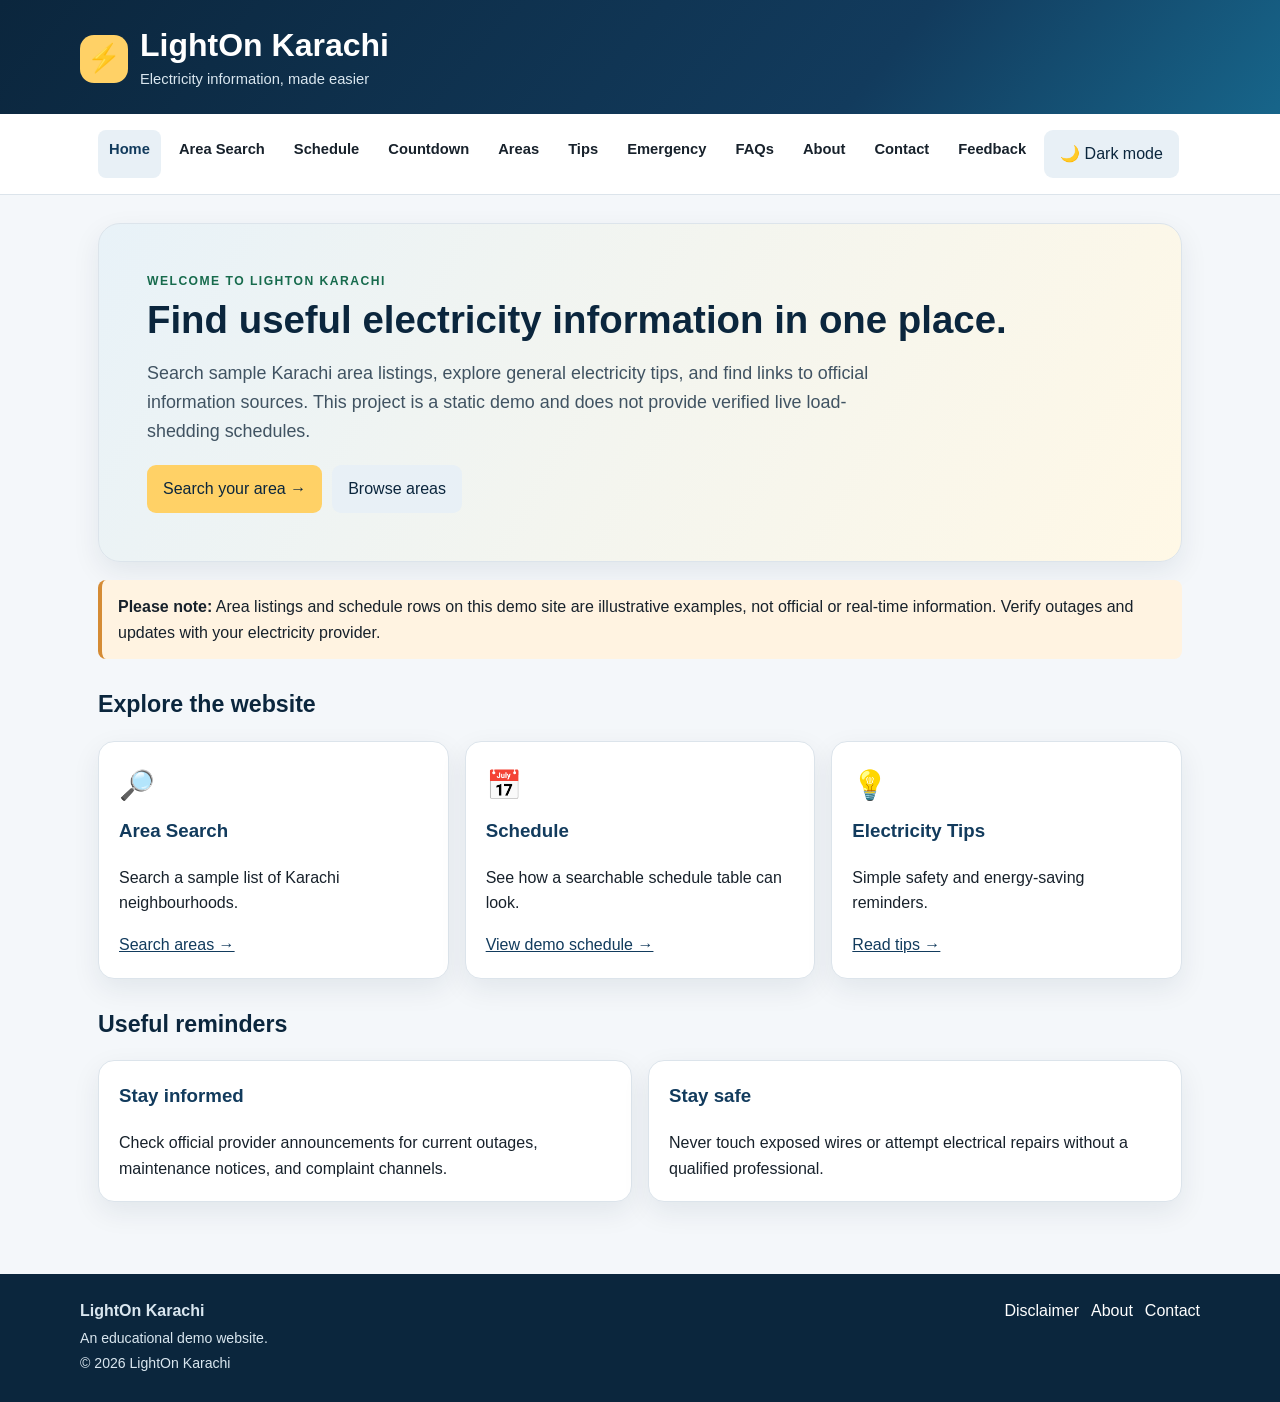
<file: index.html>
<!DOCTYPE html>
<html lang="en">
<head>
  <meta charset="UTF-8">
  <meta name="viewport" content="width=device-width, initial-scale=1.0">
  <meta name="description" content="LightOn Karachi provides sample electricity information and helpful resources.">
  <title>Home | LightOn Karachi</title>
  <link rel="stylesheet" href="styles.css">
</head>
<body>
  <header class="site-header">
    <div class="header-inner">
      <a class="brand" href="index.html">
        <span class="brand-mark" aria-hidden="true">⚡</span>
        <span><h1>LightOn Karachi</h1><p>Electricity information, made easier</p></span>
      </a>
    </div>
  </header>
  <div class="nav-wrap"><nav aria-label="Main navigation">
    <a href="index.html" aria-current="page">Home</a>
<a href="area-search.html">Area Search</a>
<a href="schedule.html">Schedule</a>
<a href="countdown.html">Countdown</a>
<a href="areas.html">Areas</a>
<a href="tips.html">Tips</a>
<a href="emergency.html">Emergency</a>
<a href="faqs.html">FAQs</a>
<a href="about.html">About</a>
<a href="contact.html">Contact</a>
<a href="feedback.html">Feedback</a>
    <button class="secondary" type="button" data-theme-toggle aria-pressed="false">🌙 Dark mode</button>
  </nav></div>
  <main>

<section class="hero">
  <div class="eyebrow">Welcome to LightOn Karachi</div>
  <h2>Find useful electricity information in one place.</h2>
  <p class="lead">Search sample Karachi area listings, explore general electricity tips, and find links to official information sources. This project is a static demo and does not provide verified live load-shedding schedules.</p>
  <div class="actions">
    <a class="button gold" href="area-search.html">Search your area →</a>
    <a class="button secondary" href="areas.html">Browse areas</a>
  </div>
</section>
<div class="notice warning"><strong>Please note:</strong> Area listings and schedule rows on this demo site are illustrative examples, not official or real-time information. Verify outages and updates with your electricity provider.</div>
<h2 class="section-title">Explore the website</h2>
<div class="grid">
  <article class="card"><div class="card-icon">🔎</div><h3>Area Search</h3><p>Search a sample list of Karachi neighbourhoods.</p><a href="area-search.html">Search areas →</a></article>
  <article class="card"><div class="card-icon">📅</div><h3>Schedule</h3><p>See how a searchable schedule table can look.</p><a href="schedule.html">View demo schedule →</a></article>
  <article class="card"><div class="card-icon">💡</div><h3>Electricity Tips</h3><p>Simple safety and energy-saving reminders.</p><a href="tips.html">Read tips →</a></article>
</div>
<h2 class="section-title">Useful reminders</h2>
<div class="grid two">
  <article class="card"><h3>Stay informed</h3><p>Check official provider announcements for current outages, maintenance notices, and complaint channels.</p></article>
  <article class="card"><h3>Stay safe</h3><p>Never touch exposed wires or attempt electrical repairs without a qualified professional.</p></article>
</div>

  </main>
  <footer>
    <div class="footer-inner">
      <div><strong>LightOn Karachi</strong><p class="small">An educational demo website.</p><p class="small">© <span data-current-year>2026</span> LightOn Karachi</p></div>
      <div class="footer-links"><a href="disclaimer.html">Disclaimer</a><a href="about.html">About</a><a href="contact.html">Contact</a></div>
    </div>
  </footer>
  <script src="app.js"></script>
</body>
</html>
</file>
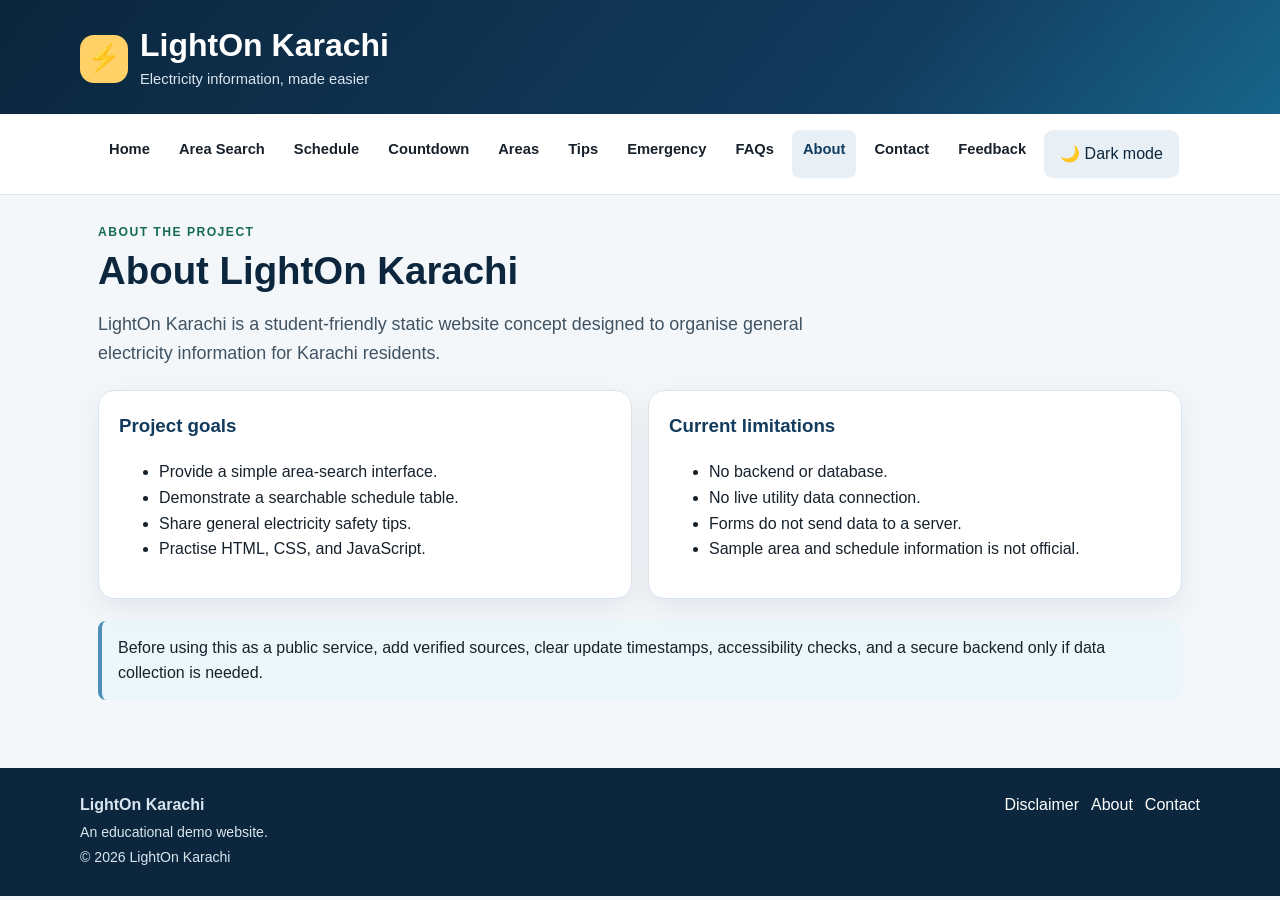
<file: about.html>
<!DOCTYPE html>
<html lang="en">
<head>
  <meta charset="UTF-8">
  <meta name="viewport" content="width=device-width, initial-scale=1.0">
  <meta name="description" content="LightOn Karachi provides sample electricity information and helpful resources.">
  <title>About | LightOn Karachi</title>
  <link rel="stylesheet" href="styles.css">
</head>
<body>
  <header class="site-header">
    <div class="header-inner">
      <a class="brand" href="index.html">
        <span class="brand-mark" aria-hidden="true">⚡</span>
        <span><h1>LightOn Karachi</h1><p>Electricity information, made easier</p></span>
      </a>
    </div>
  </header>
  <div class="nav-wrap"><nav aria-label="Main navigation">
    <a href="index.html">Home</a>
<a href="area-search.html">Area Search</a>
<a href="schedule.html">Schedule</a>
<a href="countdown.html">Countdown</a>
<a href="areas.html">Areas</a>
<a href="tips.html">Tips</a>
<a href="emergency.html">Emergency</a>
<a href="faqs.html">FAQs</a>
<a href="about.html" aria-current="page">About</a>
<a href="contact.html">Contact</a>
<a href="feedback.html">Feedback</a>
    <button class="secondary" type="button" data-theme-toggle aria-pressed="false">🌙 Dark mode</button>
  </nav></div>
  <main>

<div class="eyebrow">About the project</div><h2>About LightOn Karachi</h2>
<p class="lead">LightOn Karachi is a student-friendly static website concept designed to organise general electricity information for Karachi residents.</p>
<div class="grid two">
  <article class="card"><h3>Project goals</h3><ul><li>Provide a simple area-search interface.</li><li>Demonstrate a searchable schedule table.</li><li>Share general electricity safety tips.</li><li>Practise HTML, CSS, and JavaScript.</li></ul></article>
  <article class="card"><h3>Current limitations</h3><ul><li>No backend or database.</li><li>No live utility data connection.</li><li>Forms do not send data to a server.</li><li>Sample area and schedule information is not official.</li></ul></article>
</div>
<div class="notice info">Before using this as a public service, add verified sources, clear update timestamps, accessibility checks, and a secure backend only if data collection is needed.</div>

  </main>
  <footer>
    <div class="footer-inner">
      <div><strong>LightOn Karachi</strong><p class="small">An educational demo website.</p><p class="small">© <span data-current-year>2026</span> LightOn Karachi</p></div>
      <div class="footer-links"><a href="disclaimer.html">Disclaimer</a><a href="about.html">About</a><a href="contact.html">Contact</a></div>
    </div>
  </footer>
  <script src="app.js"></script>
</body>
</html>
</file>
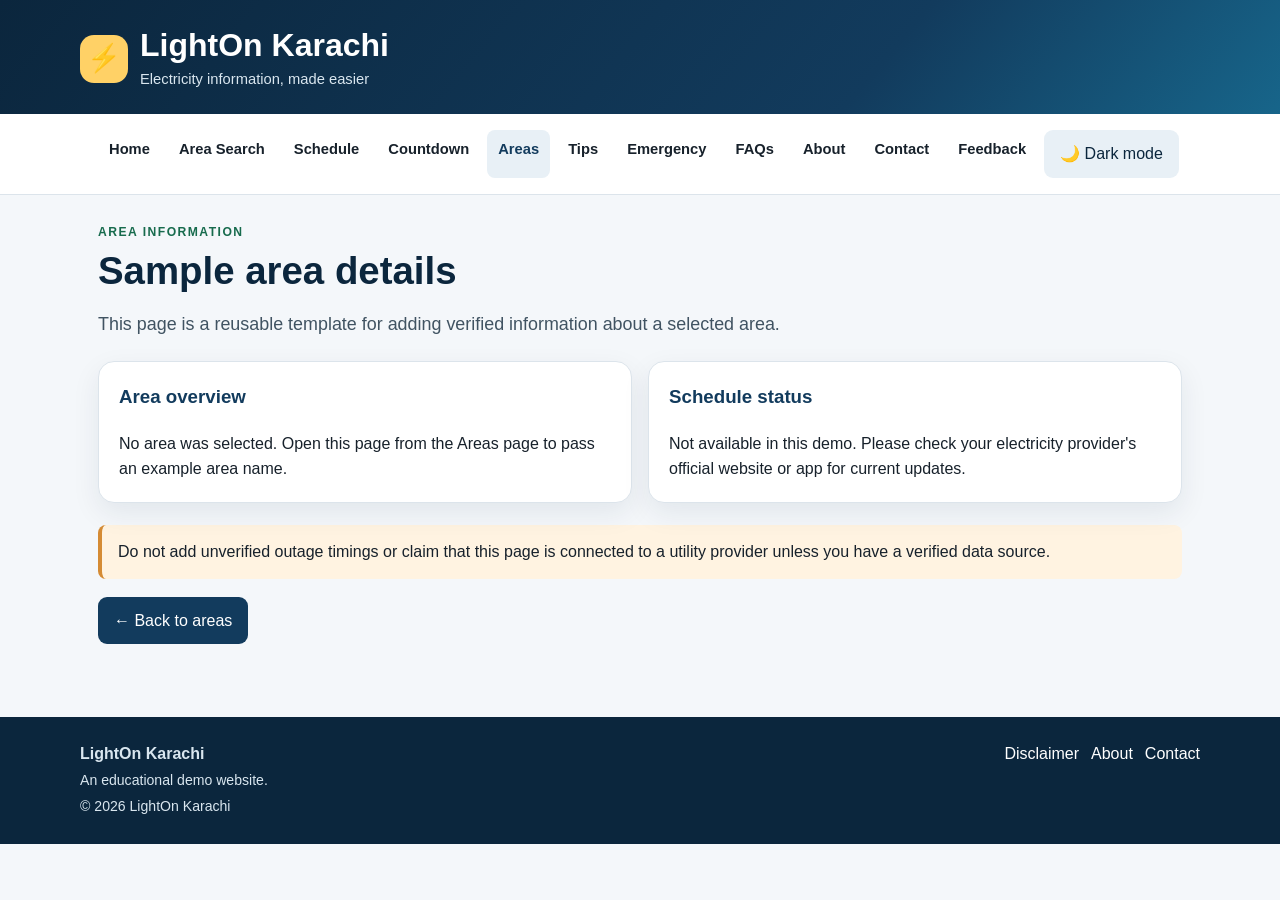
<file: area-details.html>
<!DOCTYPE html>
<html lang="en">
<head>
  <meta charset="UTF-8">
  <meta name="viewport" content="width=device-width, initial-scale=1.0">
  <meta name="description" content="LightOn Karachi provides sample electricity information and helpful resources.">
  <title>Area Details | LightOn Karachi</title>
  <link rel="stylesheet" href="styles.css">
</head>
<body>
  <header class="site-header">
    <div class="header-inner">
      <a class="brand" href="index.html">
        <span class="brand-mark" aria-hidden="true">⚡</span>
        <span><h1>LightOn Karachi</h1><p>Electricity information, made easier</p></span>
      </a>
    </div>
  </header>
  <div class="nav-wrap"><nav aria-label="Main navigation">
    <a href="index.html">Home</a>
<a href="area-search.html">Area Search</a>
<a href="schedule.html">Schedule</a>
<a href="countdown.html">Countdown</a>
<a href="areas.html" aria-current="page">Areas</a>
<a href="tips.html">Tips</a>
<a href="emergency.html">Emergency</a>
<a href="faqs.html">FAQs</a>
<a href="about.html">About</a>
<a href="contact.html">Contact</a>
<a href="feedback.html">Feedback</a>
    <button class="secondary" type="button" data-theme-toggle aria-pressed="false">🌙 Dark mode</button>
  </nav></div>
  <main>

<div class="eyebrow">Area information</div><h2 id="detail-title">Sample area details</h2>
<p class="lead">This page is a reusable template for adding verified information about a selected area.</p>
<div class="grid two">
  <article class="card"><h3>Area overview</h3><p id="detail-area">No area was selected. Open this page from the Areas page to pass an example area name.</p></article>
  <article class="card"><h3>Schedule status</h3><p>Not available in this demo. Please check your electricity provider's official website or app for current updates.</p></article>
</div>
<div class="notice warning">Do not add unverified outage timings or claim that this page is connected to a utility provider unless you have a verified data source.</div>
<p><a class="button" href="areas.html">← Back to areas</a></p>
<script>
  const params = new URLSearchParams(window.location.search);
  const area = params.get("area");
  if (area) {
    const clean = area.replaceAll("-", " ");
    document.getElementById("detail-title").textContent = clean;
    document.getElementById("detail-area").textContent = "Selected sample area: " + clean + ". Add verified details here when available.";
  }
</script>

  </main>
  <footer>
    <div class="footer-inner">
      <div><strong>LightOn Karachi</strong><p class="small">An educational demo website.</p><p class="small">© <span data-current-year>2026</span> LightOn Karachi</p></div>
      <div class="footer-links"><a href="disclaimer.html">Disclaimer</a><a href="about.html">About</a><a href="contact.html">Contact</a></div>
    </div>
  </footer>
  <script src="app.js"></script>
</body>
</html>
</file>
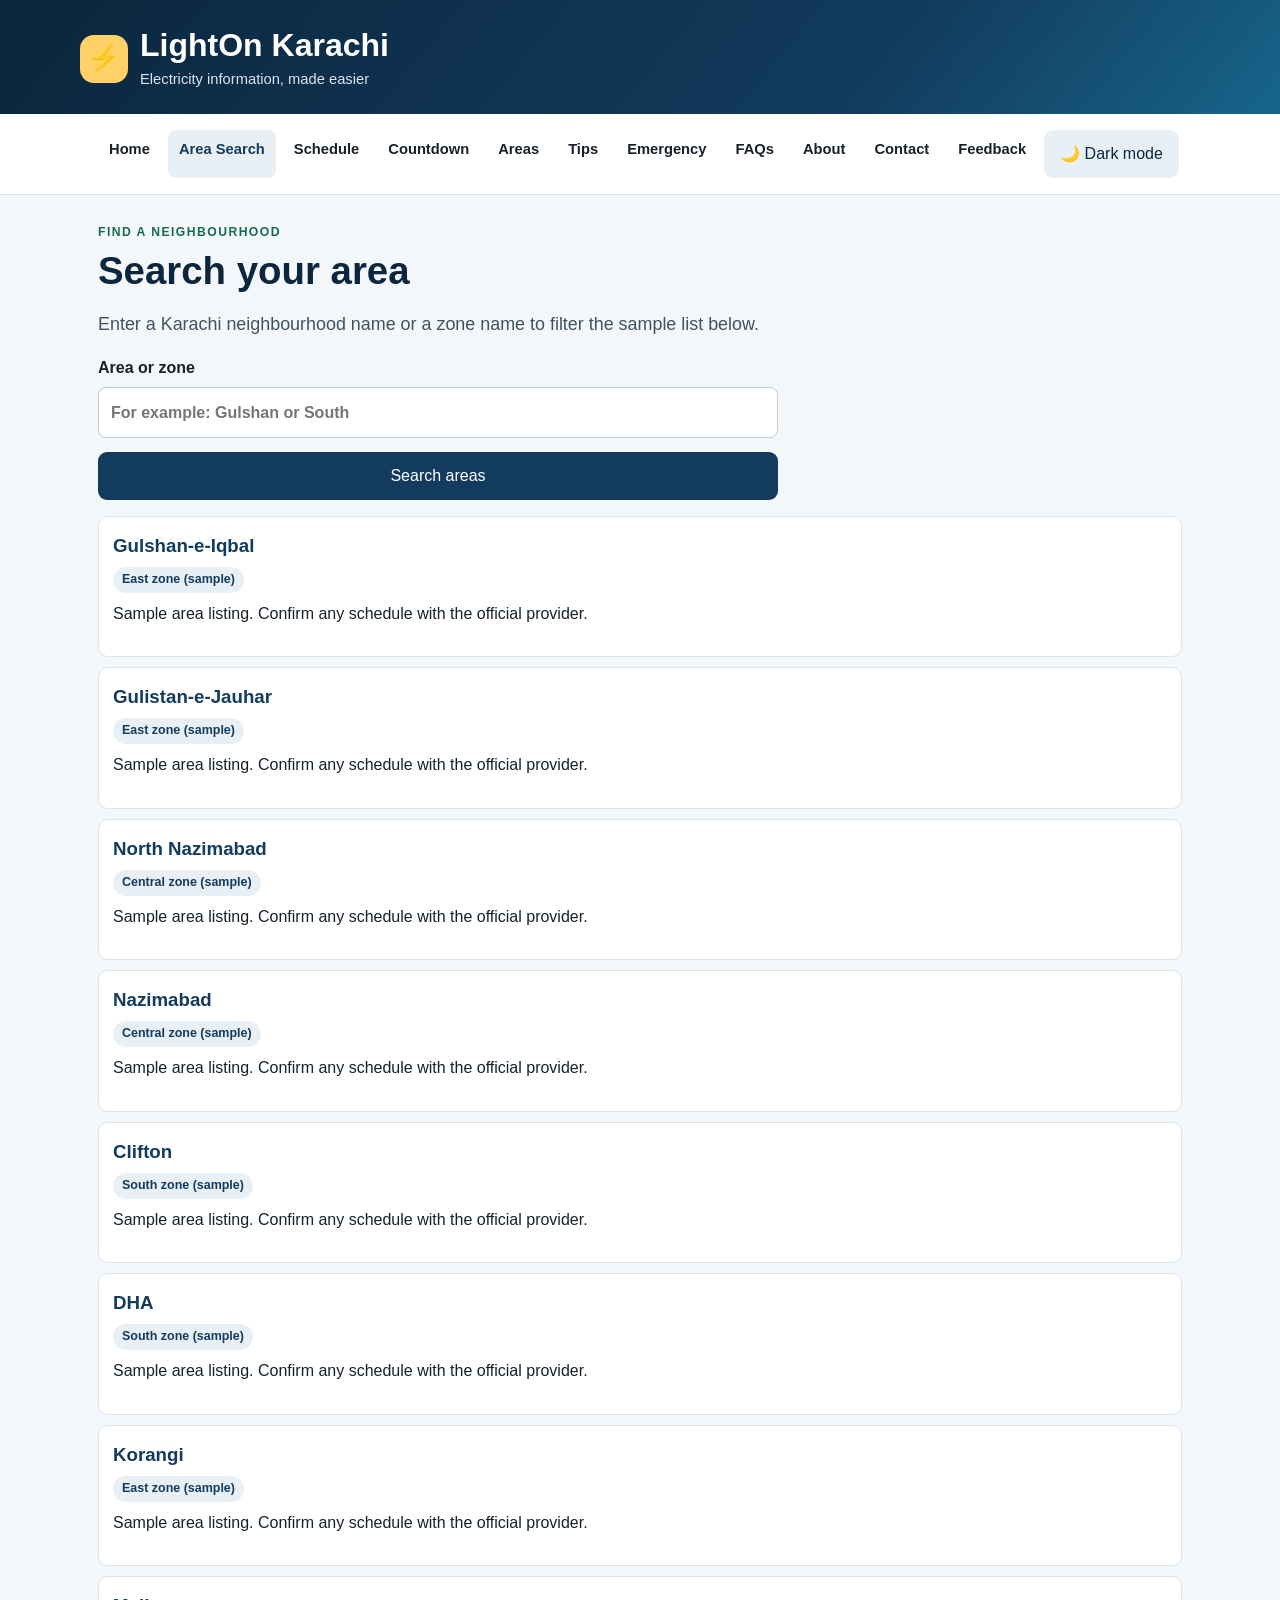
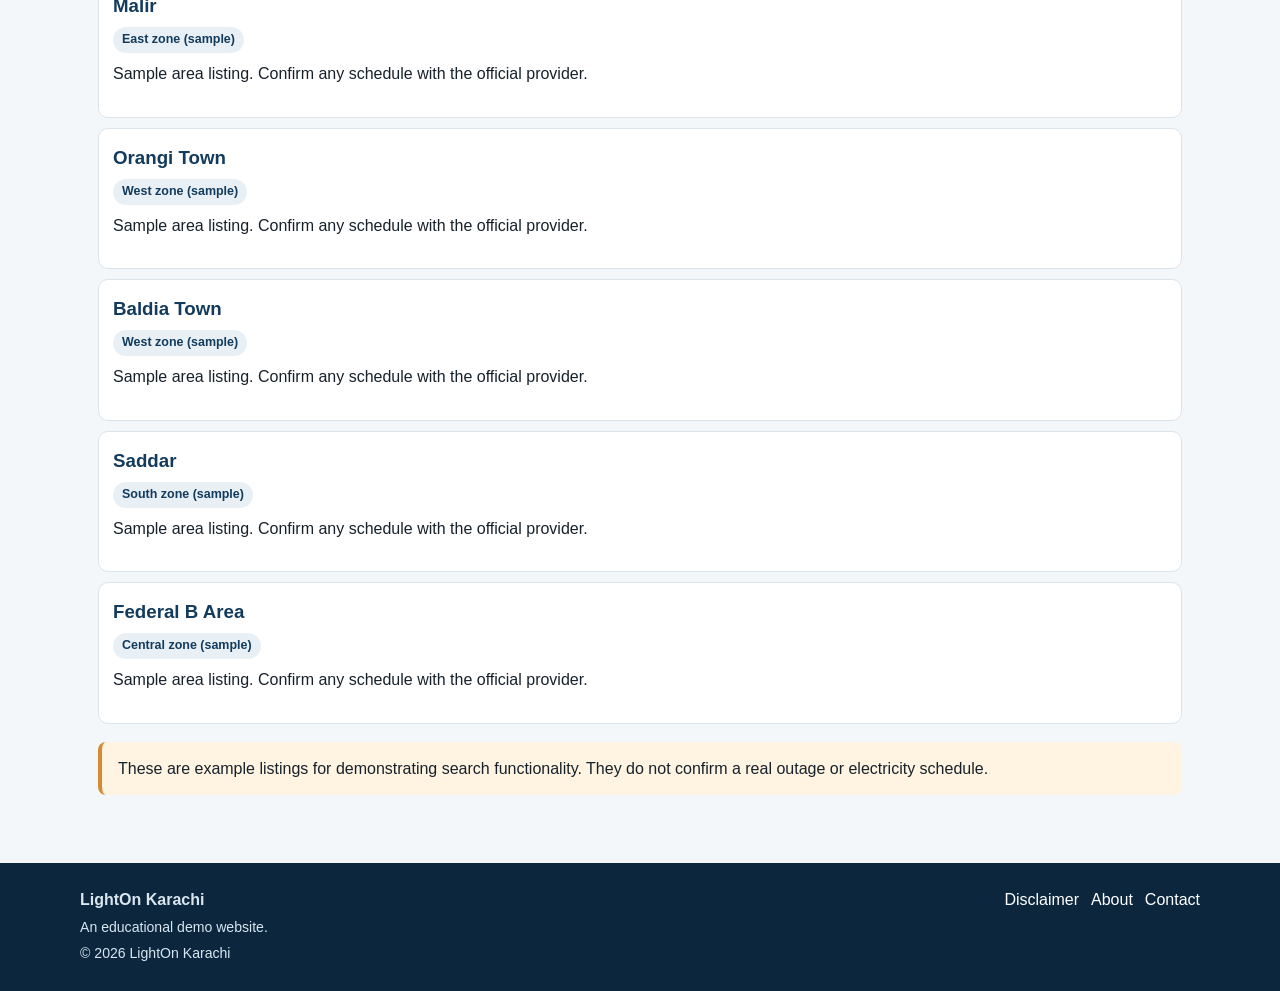
<file: area-search.html>
<!DOCTYPE html>
<html lang="en">
<head>
  <meta charset="UTF-8">
  <meta name="viewport" content="width=device-width, initial-scale=1.0">
  <meta name="description" content="LightOn Karachi provides sample electricity information and helpful resources.">
  <title>Area Search | LightOn Karachi</title>
  <link rel="stylesheet" href="styles.css">
</head>
<body>
  <header class="site-header">
    <div class="header-inner">
      <a class="brand" href="index.html">
        <span class="brand-mark" aria-hidden="true">⚡</span>
        <span><h1>LightOn Karachi</h1><p>Electricity information, made easier</p></span>
      </a>
    </div>
  </header>
  <div class="nav-wrap"><nav aria-label="Main navigation">
    <a href="index.html">Home</a>
<a href="area-search.html" aria-current="page">Area Search</a>
<a href="schedule.html">Schedule</a>
<a href="countdown.html">Countdown</a>
<a href="areas.html">Areas</a>
<a href="tips.html">Tips</a>
<a href="emergency.html">Emergency</a>
<a href="faqs.html">FAQs</a>
<a href="about.html">About</a>
<a href="contact.html">Contact</a>
<a href="feedback.html">Feedback</a>
    <button class="secondary" type="button" data-theme-toggle aria-pressed="false">🌙 Dark mode</button>
  </nav></div>
  <main>

<div class="eyebrow">Find a neighbourhood</div><h2>Search your area</h2>
<p class="lead">Enter a Karachi neighbourhood name or a zone name to filter the sample list below.</p>
<form id="area-search-form">
  <label for="area-query">Area or zone
    <input id="area-query" name="area" placeholder="For example: Gulshan or South" autocomplete="off">
  </label>
  <button type="submit">Search areas</button>
</form>
<div id="area-results" class="result-list" aria-live="polite"></div>
<div class="notice warning">These are example listings for demonstrating search functionality. They do not confirm a real outage or electricity schedule.</div>

  </main>
  <footer>
    <div class="footer-inner">
      <div><strong>LightOn Karachi</strong><p class="small">An educational demo website.</p><p class="small">© <span data-current-year>2026</span> LightOn Karachi</p></div>
      <div class="footer-links"><a href="disclaimer.html">Disclaimer</a><a href="about.html">About</a><a href="contact.html">Contact</a></div>
    </div>
  </footer>
  <script src="app.js"></script>
</body>
</html>
</file>
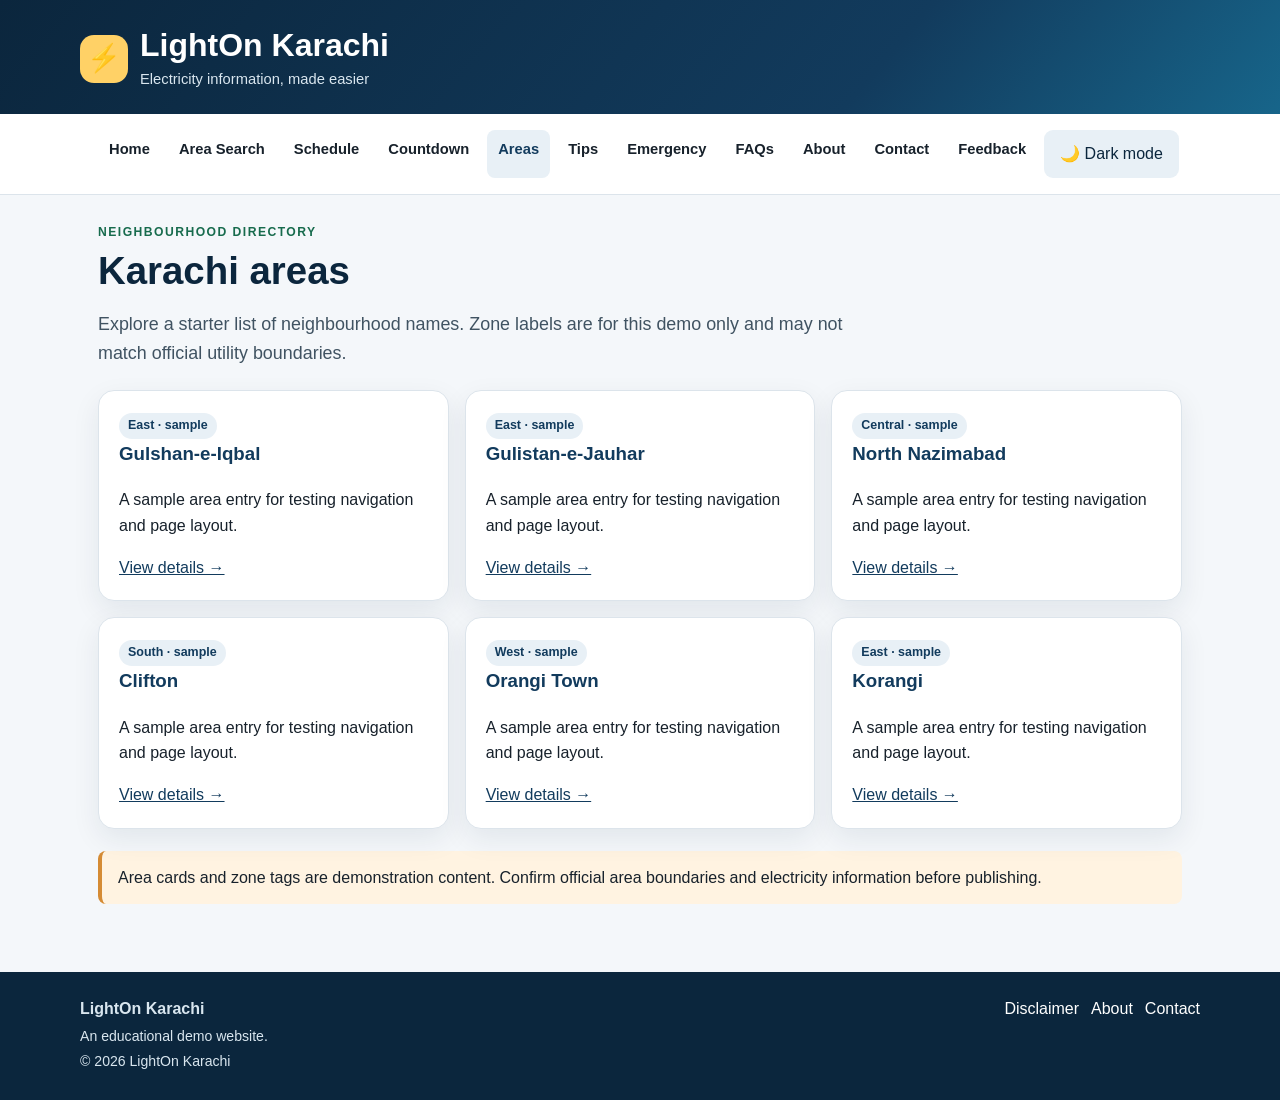
<file: areas.html>
<!DOCTYPE html>
<html lang="en">
<head>
  <meta charset="UTF-8">
  <meta name="viewport" content="width=device-width, initial-scale=1.0">
  <meta name="description" content="LightOn Karachi provides sample electricity information and helpful resources.">
  <title>Areas | LightOn Karachi</title>
  <link rel="stylesheet" href="styles.css">
</head>
<body>
  <header class="site-header">
    <div class="header-inner">
      <a class="brand" href="index.html">
        <span class="brand-mark" aria-hidden="true">⚡</span>
        <span><h1>LightOn Karachi</h1><p>Electricity information, made easier</p></span>
      </a>
    </div>
  </header>
  <div class="nav-wrap"><nav aria-label="Main navigation">
    <a href="index.html">Home</a>
<a href="area-search.html">Area Search</a>
<a href="schedule.html">Schedule</a>
<a href="countdown.html">Countdown</a>
<a href="areas.html" aria-current="page">Areas</a>
<a href="tips.html">Tips</a>
<a href="emergency.html">Emergency</a>
<a href="faqs.html">FAQs</a>
<a href="about.html">About</a>
<a href="contact.html">Contact</a>
<a href="feedback.html">Feedback</a>
    <button class="secondary" type="button" data-theme-toggle aria-pressed="false">🌙 Dark mode</button>
  </nav></div>
  <main>

<div class="eyebrow">Neighbourhood directory</div><h2>Karachi areas</h2>
<p class="lead">Explore a starter list of neighbourhood names. Zone labels are for this demo only and may not match official utility boundaries.</p>
<div class="grid">
  <article class="card"><span class="pill">East · sample</span><h3>Gulshan-e-Iqbal</h3><p>A sample area entry for testing navigation and page layout.</p><a href="area-details.html?area=Gulshan-e-Iqbal">View details →</a></article>
  <article class="card"><span class="pill">East · sample</span><h3>Gulistan-e-Jauhar</h3><p>A sample area entry for testing navigation and page layout.</p><a href="area-details.html?area=Gulistan-e-Jauhar">View details →</a></article>
  <article class="card"><span class="pill">Central · sample</span><h3>North Nazimabad</h3><p>A sample area entry for testing navigation and page layout.</p><a href="area-details.html?area=North-Nazimabad">View details →</a></article>
  <article class="card"><span class="pill">South · sample</span><h3>Clifton</h3><p>A sample area entry for testing navigation and page layout.</p><a href="area-details.html?area=Clifton">View details →</a></article>
  <article class="card"><span class="pill">West · sample</span><h3>Orangi Town</h3><p>A sample area entry for testing navigation and page layout.</p><a href="area-details.html?area=Orangi-Town">View details →</a></article>
  <article class="card"><span class="pill">East · sample</span><h3>Korangi</h3><p>A sample area entry for testing navigation and page layout.</p><a href="area-details.html?area=Korangi">View details →</a></article>
</div>
<div class="notice warning">Area cards and zone tags are demonstration content. Confirm official area boundaries and electricity information before publishing.</div>

  </main>
  <footer>
    <div class="footer-inner">
      <div><strong>LightOn Karachi</strong><p class="small">An educational demo website.</p><p class="small">© <span data-current-year>2026</span> LightOn Karachi</p></div>
      <div class="footer-links"><a href="disclaimer.html">Disclaimer</a><a href="about.html">About</a><a href="contact.html">Contact</a></div>
    </div>
  </footer>
  <script src="app.js"></script>
</body>
</html>
</file>
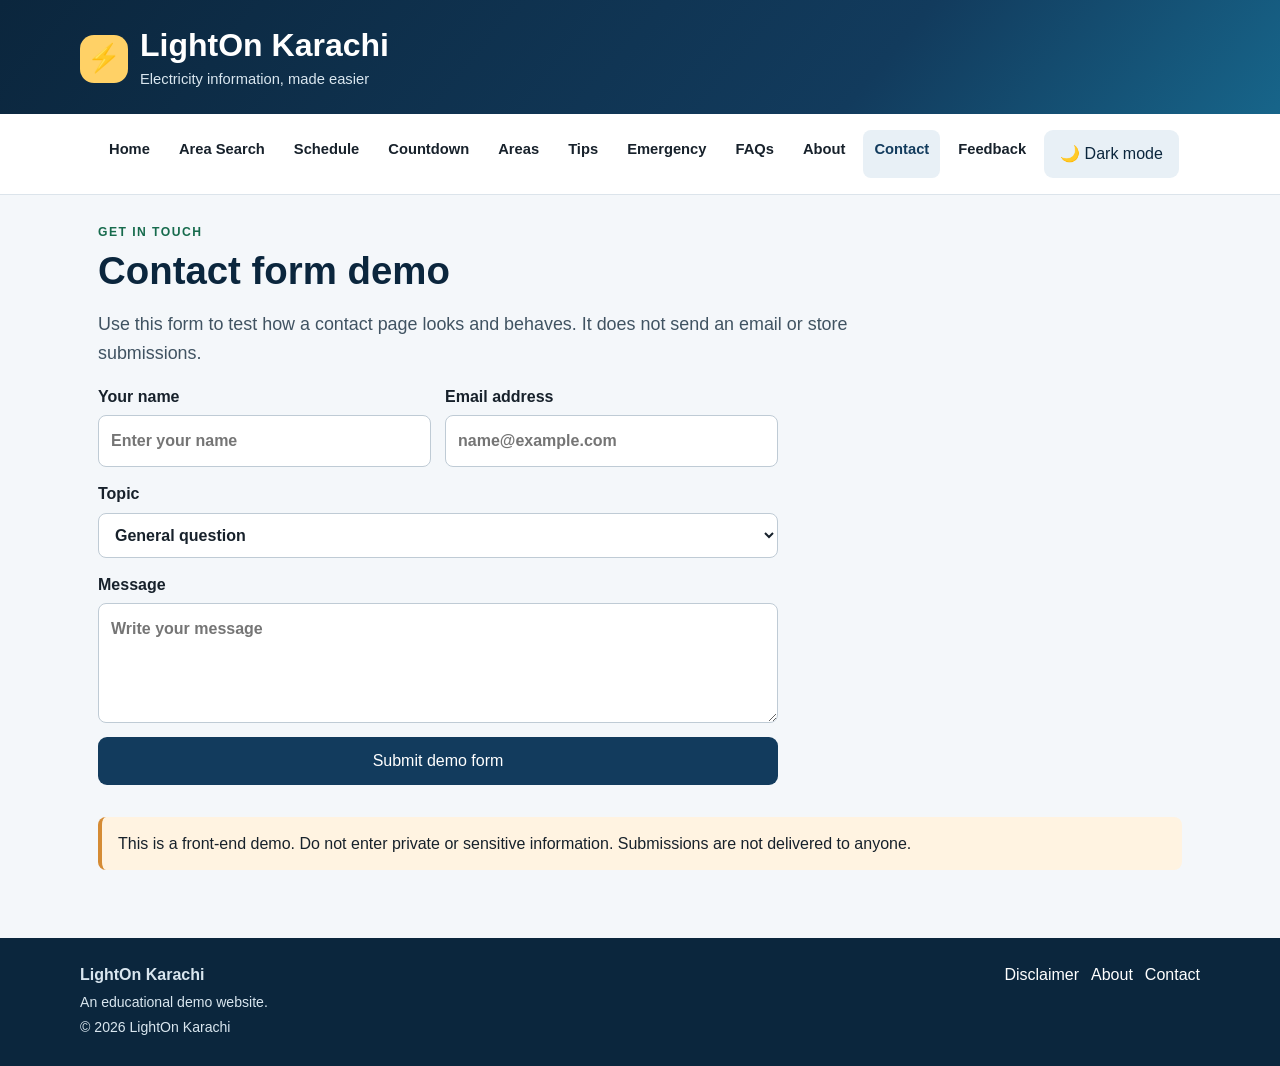
<file: contact.html>
<!DOCTYPE html>
<html lang="en">
<head>
  <meta charset="UTF-8">
  <meta name="viewport" content="width=device-width, initial-scale=1.0">
  <meta name="description" content="LightOn Karachi provides sample electricity information and helpful resources.">
  <title>Contact | LightOn Karachi</title>
  <link rel="stylesheet" href="styles.css">
</head>
<body>
  <header class="site-header">
    <div class="header-inner">
      <a class="brand" href="index.html">
        <span class="brand-mark" aria-hidden="true">⚡</span>
        <span><h1>LightOn Karachi</h1><p>Electricity information, made easier</p></span>
      </a>
    </div>
  </header>
  <div class="nav-wrap"><nav aria-label="Main navigation">
    <a href="index.html">Home</a>
<a href="area-search.html">Area Search</a>
<a href="schedule.html">Schedule</a>
<a href="countdown.html">Countdown</a>
<a href="areas.html">Areas</a>
<a href="tips.html">Tips</a>
<a href="emergency.html">Emergency</a>
<a href="faqs.html">FAQs</a>
<a href="about.html">About</a>
<a href="contact.html" aria-current="page">Contact</a>
<a href="feedback.html">Feedback</a>
    <button class="secondary" type="button" data-theme-toggle aria-pressed="false">🌙 Dark mode</button>
  </nav></div>
  <main>

<div class="eyebrow">Get in touch</div><h2>Contact form demo</h2>
<p class="lead">Use this form to test how a contact page looks and behaves. It does not send an email or store submissions.</p>
<form data-demo-form>
  <div class="form-row">
    <label for="contact-name">Your name<input id="contact-name" name="name" required maxlength="80" placeholder="Enter your name"></label>
    <label for="contact-email">Email address<input id="contact-email" name="email" type="email" required placeholder="name@example.com"></label>
  </div>
  <label for="contact-topic">Topic<select id="contact-topic" name="topic"><option>General question</option><option>Website feedback</option><option>Report an issue</option></select></label>
  <label for="contact-message">Message<textarea id="contact-message" name="message" required maxlength="1000" placeholder="Write your message"></textarea></label>
  <button type="submit">Submit demo form</button>
  <div data-form-message aria-live="polite"></div>
</form>
<div class="notice warning">This is a front-end demo. Do not enter private or sensitive information. Submissions are not delivered to anyone.</div>

  </main>
  <footer>
    <div class="footer-inner">
      <div><strong>LightOn Karachi</strong><p class="small">An educational demo website.</p><p class="small">© <span data-current-year>2026</span> LightOn Karachi</p></div>
      <div class="footer-links"><a href="disclaimer.html">Disclaimer</a><a href="about.html">About</a><a href="contact.html">Contact</a></div>
    </div>
  </footer>
  <script src="app.js"></script>
</body>
</html>
</file>
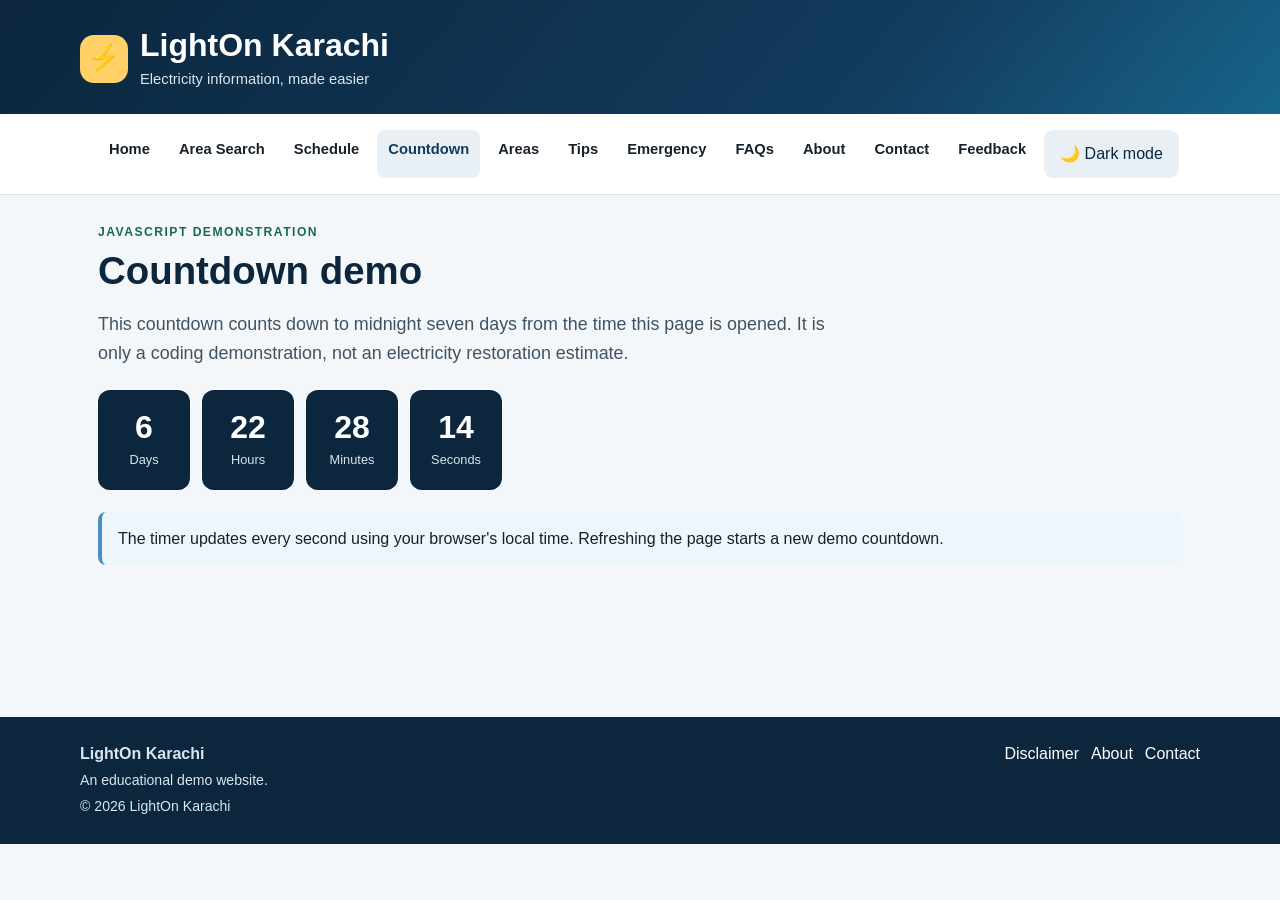
<file: countdown.html>
<!DOCTYPE html>
<html lang="en">
<head>
  <meta charset="UTF-8">
  <meta name="viewport" content="width=device-width, initial-scale=1.0">
  <meta name="description" content="LightOn Karachi provides sample electricity information and helpful resources.">
  <title>Countdown | LightOn Karachi</title>
  <link rel="stylesheet" href="styles.css">
</head>
<body>
  <header class="site-header">
    <div class="header-inner">
      <a class="brand" href="index.html">
        <span class="brand-mark" aria-hidden="true">⚡</span>
        <span><h1>LightOn Karachi</h1><p>Electricity information, made easier</p></span>
      </a>
    </div>
  </header>
  <div class="nav-wrap"><nav aria-label="Main navigation">
    <a href="index.html">Home</a>
<a href="area-search.html">Area Search</a>
<a href="schedule.html">Schedule</a>
<a href="countdown.html" aria-current="page">Countdown</a>
<a href="areas.html">Areas</a>
<a href="tips.html">Tips</a>
<a href="emergency.html">Emergency</a>
<a href="faqs.html">FAQs</a>
<a href="about.html">About</a>
<a href="contact.html">Contact</a>
<a href="feedback.html">Feedback</a>
    <button class="secondary" type="button" data-theme-toggle aria-pressed="false">🌙 Dark mode</button>
  </nav></div>
  <main>

<div class="eyebrow">JavaScript demonstration</div><h2>Countdown demo</h2>
<p class="lead">This countdown counts down to midnight seven days from the time this page is opened. It is only a coding demonstration, not an electricity restoration estimate.</p>
<div class="countdown" data-countdown aria-live="polite">
  <div class="count-box"><strong data-days>0</strong><span>Days</span></div>
  <div class="count-box"><strong data-hours>0</strong><span>Hours</span></div>
  <div class="count-box"><strong data-minutes>0</strong><span>Minutes</span></div>
  <div class="count-box"><strong data-seconds>0</strong><span>Seconds</span></div>
</div>
<div class="notice info">The timer updates every second using your browser's local time. Refreshing the page starts a new demo countdown.</div>

  </main>
  <footer>
    <div class="footer-inner">
      <div><strong>LightOn Karachi</strong><p class="small">An educational demo website.</p><p class="small">© <span data-current-year>2026</span> LightOn Karachi</p></div>
      <div class="footer-links"><a href="disclaimer.html">Disclaimer</a><a href="about.html">About</a><a href="contact.html">Contact</a></div>
    </div>
  </footer>
  <script src="app.js"></script>
</body>
</html>
</file>
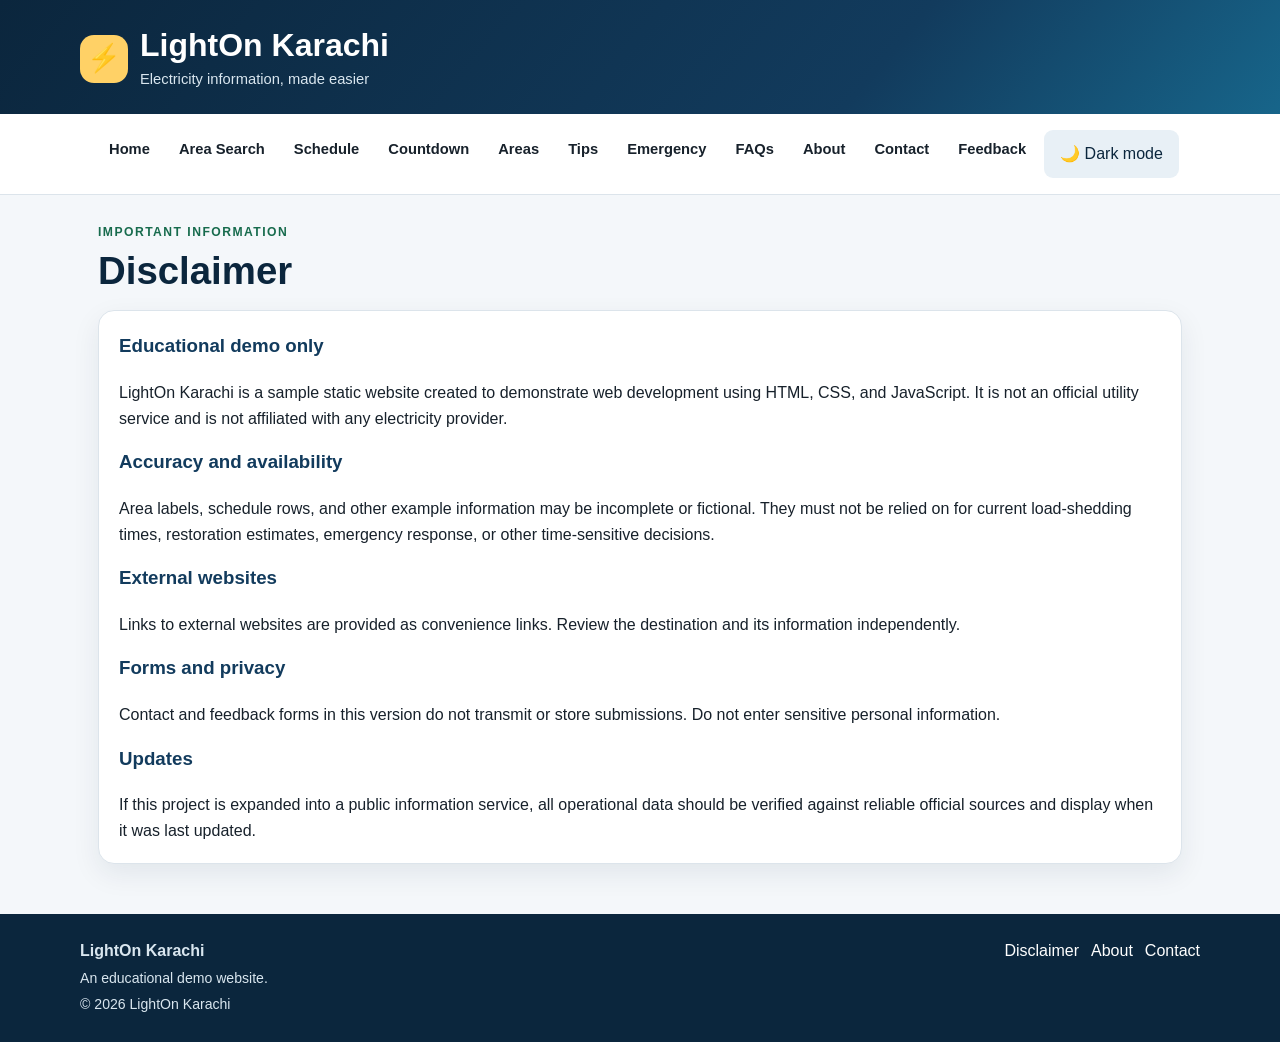
<file: disclaimer.html>
<!DOCTYPE html>
<html lang="en">
<head>
  <meta charset="UTF-8">
  <meta name="viewport" content="width=device-width, initial-scale=1.0">
  <meta name="description" content="LightOn Karachi provides sample electricity information and helpful resources.">
  <title>Disclaimer | LightOn Karachi</title>
  <link rel="stylesheet" href="styles.css">
</head>
<body>
  <header class="site-header">
    <div class="header-inner">
      <a class="brand" href="index.html">
        <span class="brand-mark" aria-hidden="true">⚡</span>
        <span><h1>LightOn Karachi</h1><p>Electricity information, made easier</p></span>
      </a>
    </div>
  </header>
  <div class="nav-wrap"><nav aria-label="Main navigation">
    <a href="index.html">Home</a>
<a href="area-search.html">Area Search</a>
<a href="schedule.html">Schedule</a>
<a href="countdown.html">Countdown</a>
<a href="areas.html">Areas</a>
<a href="tips.html">Tips</a>
<a href="emergency.html">Emergency</a>
<a href="faqs.html">FAQs</a>
<a href="about.html">About</a>
<a href="contact.html">Contact</a>
<a href="feedback.html">Feedback</a>
    <button class="secondary" type="button" data-theme-toggle aria-pressed="false">🌙 Dark mode</button>
  </nav></div>
  <main>

<div class="eyebrow">Important information</div><h2>Disclaimer</h2>
<div class="card">
  <h3>Educational demo only</h3>
  <p>LightOn Karachi is a sample static website created to demonstrate web development using HTML, CSS, and JavaScript. It is not an official utility service and is not affiliated with any electricity provider.</p>
  <h3>Accuracy and availability</h3>
  <p>Area labels, schedule rows, and other example information may be incomplete or fictional. They must not be relied on for current load-shedding times, restoration estimates, emergency response, or other time-sensitive decisions.</p>
  <h3>External websites</h3>
  <p>Links to external websites are provided as convenience links. Review the destination and its information independently.</p>
  <h3>Forms and privacy</h3>
  <p>Contact and feedback forms in this version do not transmit or store submissions. Do not enter sensitive personal information.</p>
  <h3>Updates</h3>
  <p>If this project is expanded into a public information service, all operational data should be verified against reliable official sources and display when it was last updated.</p>
</div>

  </main>
  <footer>
    <div class="footer-inner">
      <div><strong>LightOn Karachi</strong><p class="small">An educational demo website.</p><p class="small">© <span data-current-year>2026</span> LightOn Karachi</p></div>
      <div class="footer-links"><a href="disclaimer.html">Disclaimer</a><a href="about.html">About</a><a href="contact.html">Contact</a></div>
    </div>
  </footer>
  <script src="app.js"></script>
</body>
</html>
</file>
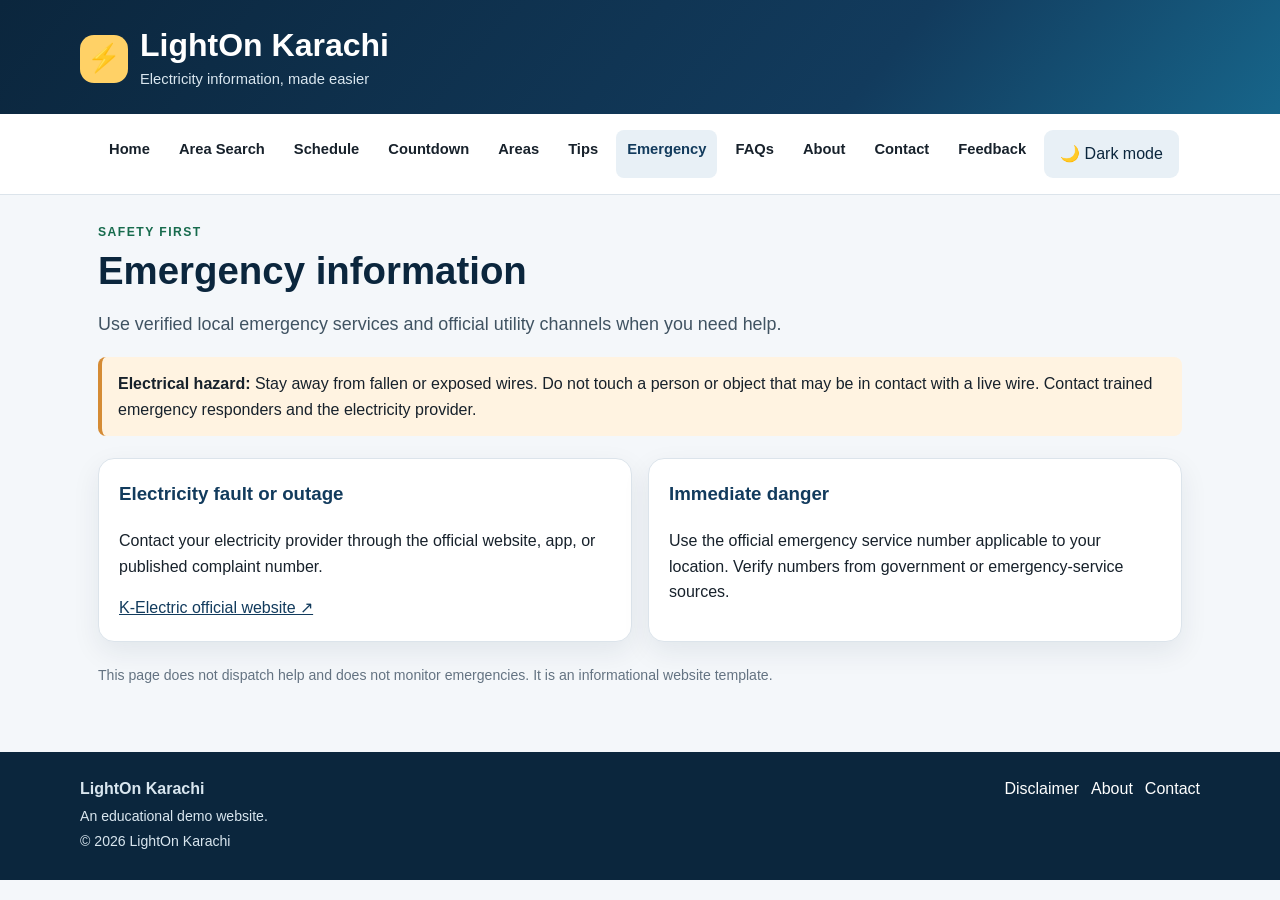
<file: emergency.html>
<!DOCTYPE html>
<html lang="en">
<head>
  <meta charset="UTF-8">
  <meta name="viewport" content="width=device-width, initial-scale=1.0">
  <meta name="description" content="LightOn Karachi provides sample electricity information and helpful resources.">
  <title>Emergency Information | LightOn Karachi</title>
  <link rel="stylesheet" href="styles.css">
</head>
<body>
  <header class="site-header">
    <div class="header-inner">
      <a class="brand" href="index.html">
        <span class="brand-mark" aria-hidden="true">⚡</span>
        <span><h1>LightOn Karachi</h1><p>Electricity information, made easier</p></span>
      </a>
    </div>
  </header>
  <div class="nav-wrap"><nav aria-label="Main navigation">
    <a href="index.html">Home</a>
<a href="area-search.html">Area Search</a>
<a href="schedule.html">Schedule</a>
<a href="countdown.html">Countdown</a>
<a href="areas.html">Areas</a>
<a href="tips.html">Tips</a>
<a href="emergency.html" aria-current="page">Emergency</a>
<a href="faqs.html">FAQs</a>
<a href="about.html">About</a>
<a href="contact.html">Contact</a>
<a href="feedback.html">Feedback</a>
    <button class="secondary" type="button" data-theme-toggle aria-pressed="false">🌙 Dark mode</button>
  </nav></div>
  <main>

<div class="eyebrow">Safety first</div><h2>Emergency information</h2>
<p class="lead">Use verified local emergency services and official utility channels when you need help.</p>
<div class="notice warning"><strong>Electrical hazard:</strong> Stay away from fallen or exposed wires. Do not touch a person or object that may be in contact with a live wire. Contact trained emergency responders and the electricity provider.</div>
<div class="grid two">
  <article class="card"><h3>Electricity fault or outage</h3><p>Contact your electricity provider through the official website, app, or published complaint number.</p><p><a href="https://www.ke.com.pk/" target="_blank" rel="noopener noreferrer">K-Electric official website ↗</a></p></article>
  <article class="card"><h3>Immediate danger</h3><p>Use the official emergency service number applicable to your location. Verify numbers from government or emergency-service sources.</p></article>
</div>
<p class="small muted">This page does not dispatch help and does not monitor emergencies. It is an informational website template.</p>

  </main>
  <footer>
    <div class="footer-inner">
      <div><strong>LightOn Karachi</strong><p class="small">An educational demo website.</p><p class="small">© <span data-current-year>2026</span> LightOn Karachi</p></div>
      <div class="footer-links"><a href="disclaimer.html">Disclaimer</a><a href="about.html">About</a><a href="contact.html">Contact</a></div>
    </div>
  </footer>
  <script src="app.js"></script>
</body>
</html>
</file>
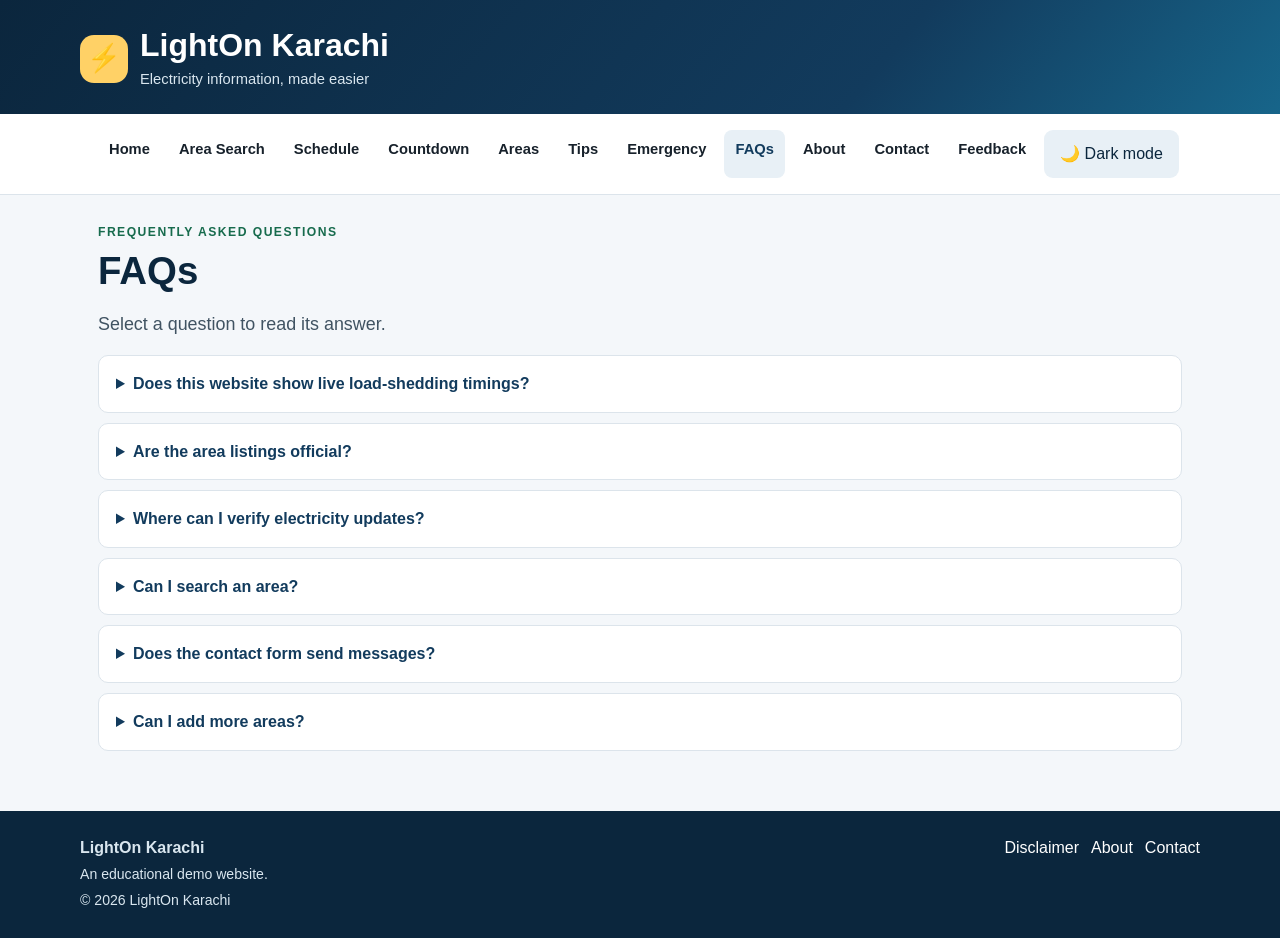
<file: faqs.html>
<!DOCTYPE html>
<html lang="en">
<head>
  <meta charset="UTF-8">
  <meta name="viewport" content="width=device-width, initial-scale=1.0">
  <meta name="description" content="LightOn Karachi provides sample electricity information and helpful resources.">
  <title>FAQs | LightOn Karachi</title>
  <link rel="stylesheet" href="styles.css">
</head>
<body>
  <header class="site-header">
    <div class="header-inner">
      <a class="brand" href="index.html">
        <span class="brand-mark" aria-hidden="true">⚡</span>
        <span><h1>LightOn Karachi</h1><p>Electricity information, made easier</p></span>
      </a>
    </div>
  </header>
  <div class="nav-wrap"><nav aria-label="Main navigation">
    <a href="index.html">Home</a>
<a href="area-search.html">Area Search</a>
<a href="schedule.html">Schedule</a>
<a href="countdown.html">Countdown</a>
<a href="areas.html">Areas</a>
<a href="tips.html">Tips</a>
<a href="emergency.html">Emergency</a>
<a href="faqs.html" aria-current="page">FAQs</a>
<a href="about.html">About</a>
<a href="contact.html">Contact</a>
<a href="feedback.html">Feedback</a>
    <button class="secondary" type="button" data-theme-toggle aria-pressed="false">🌙 Dark mode</button>
  </nav></div>
  <main>

<div class="eyebrow">Frequently asked questions</div><h2>FAQs</h2>
<p class="lead">Select a question to read its answer.</p>
<details><summary>Does this website show live load-shedding timings?</summary><p>No. This version is a static educational demo. It does not connect to a live electricity data source.</p></details>
<details><summary>Are the area listings official?</summary><p>No. Area names and zone labels are examples used to demonstrate the website features.</p></details>
<details><summary>Where can I verify electricity updates?</summary><p>Use your electricity provider's official website, application, or verified announcements.</p></details>
<details><summary>Can I search an area?</summary><p>Yes. Open the Area Search page and type a neighbourhood name or sample zone.</p></details>
<details><summary>Does the contact form send messages?</summary><p>No. The form demonstrates browser-side validation only. It does not send or store messages online.</p></details>
<details><summary>Can I add more areas?</summary><p>Yes. Add the new area to the sample data in app.js and update the area cards in areas.html.</p></details>

  </main>
  <footer>
    <div class="footer-inner">
      <div><strong>LightOn Karachi</strong><p class="small">An educational demo website.</p><p class="small">© <span data-current-year>2026</span> LightOn Karachi</p></div>
      <div class="footer-links"><a href="disclaimer.html">Disclaimer</a><a href="about.html">About</a><a href="contact.html">Contact</a></div>
    </div>
  </footer>
  <script src="app.js"></script>
</body>
</html>
</file>
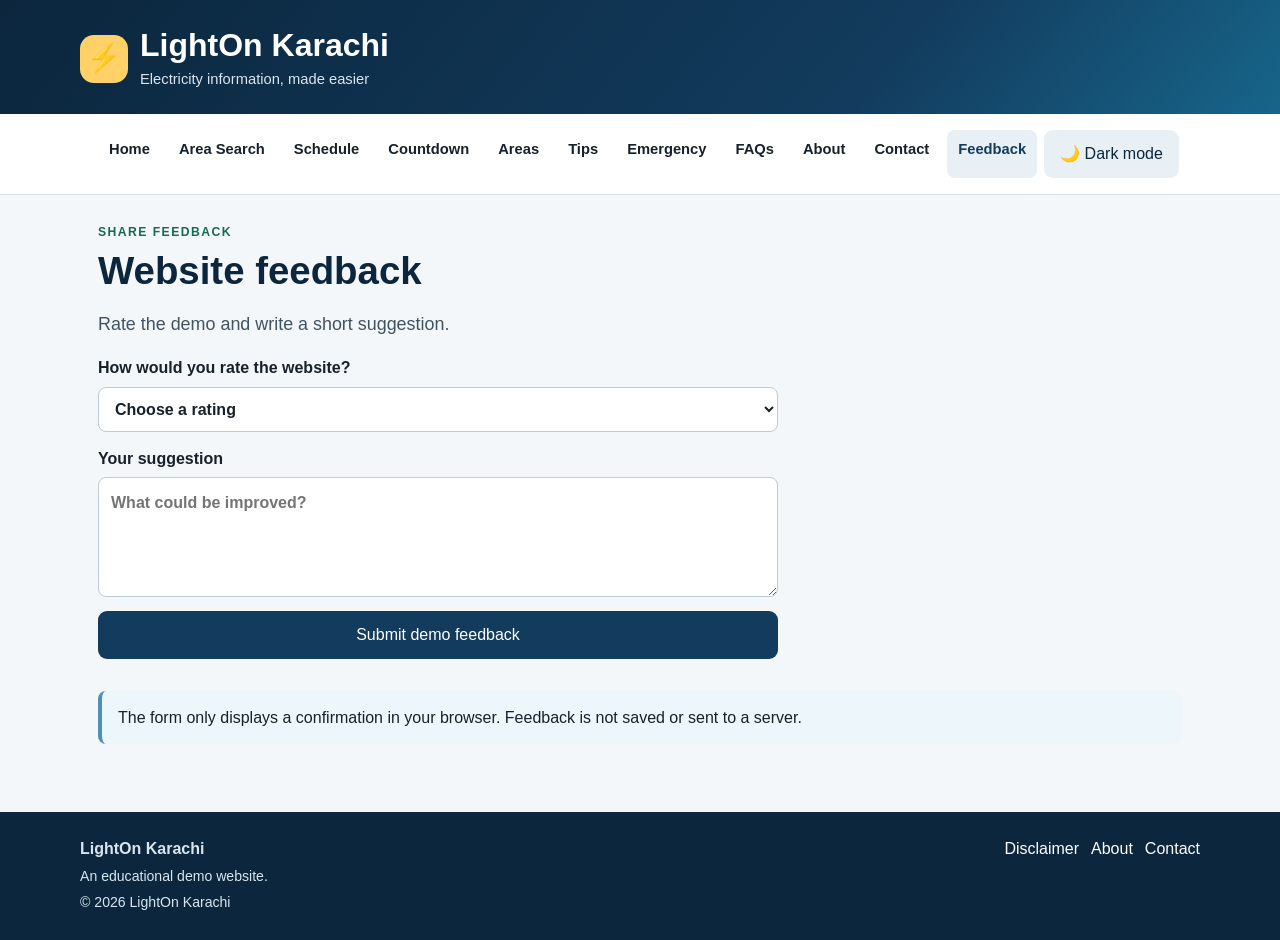
<file: feedback.html>
<!DOCTYPE html>
<html lang="en">
<head>
  <meta charset="UTF-8">
  <meta name="viewport" content="width=device-width, initial-scale=1.0">
  <meta name="description" content="LightOn Karachi provides sample electricity information and helpful resources.">
  <title>Feedback | LightOn Karachi</title>
  <link rel="stylesheet" href="styles.css">
</head>
<body>
  <header class="site-header">
    <div class="header-inner">
      <a class="brand" href="index.html">
        <span class="brand-mark" aria-hidden="true">⚡</span>
        <span><h1>LightOn Karachi</h1><p>Electricity information, made easier</p></span>
      </a>
    </div>
  </header>
  <div class="nav-wrap"><nav aria-label="Main navigation">
    <a href="index.html">Home</a>
<a href="area-search.html">Area Search</a>
<a href="schedule.html">Schedule</a>
<a href="countdown.html">Countdown</a>
<a href="areas.html">Areas</a>
<a href="tips.html">Tips</a>
<a href="emergency.html">Emergency</a>
<a href="faqs.html">FAQs</a>
<a href="about.html">About</a>
<a href="contact.html">Contact</a>
<a href="feedback.html" aria-current="page">Feedback</a>
    <button class="secondary" type="button" data-theme-toggle aria-pressed="false">🌙 Dark mode</button>
  </nav></div>
  <main>

<div class="eyebrow">Share feedback</div><h2>Website feedback</h2>
<p class="lead">Rate the demo and write a short suggestion.</p>
<form data-demo-form>
  <label for="rating">How would you rate the website?
    <select id="rating" name="rating" required><option value="">Choose a rating</option><option>5 - Excellent</option><option>4 - Good</option><option>3 - Average</option><option>2 - Needs improvement</option><option>1 - Poor</option></select>
  </label>
  <label for="feedback-message">Your suggestion<textarea id="feedback-message" name="feedback" required maxlength="1000" placeholder="What could be improved?"></textarea></label>
  <button type="submit">Submit demo feedback</button>
  <div data-form-message aria-live="polite"></div>
</form>
<div class="notice info">The form only displays a confirmation in your browser. Feedback is not saved or sent to a server.</div>

  </main>
  <footer>
    <div class="footer-inner">
      <div><strong>LightOn Karachi</strong><p class="small">An educational demo website.</p><p class="small">© <span data-current-year>2026</span> LightOn Karachi</p></div>
      <div class="footer-links"><a href="disclaimer.html">Disclaimer</a><a href="about.html">About</a><a href="contact.html">Contact</a></div>
    </div>
  </footer>
  <script src="app.js"></script>
</body>
</html>
</file>
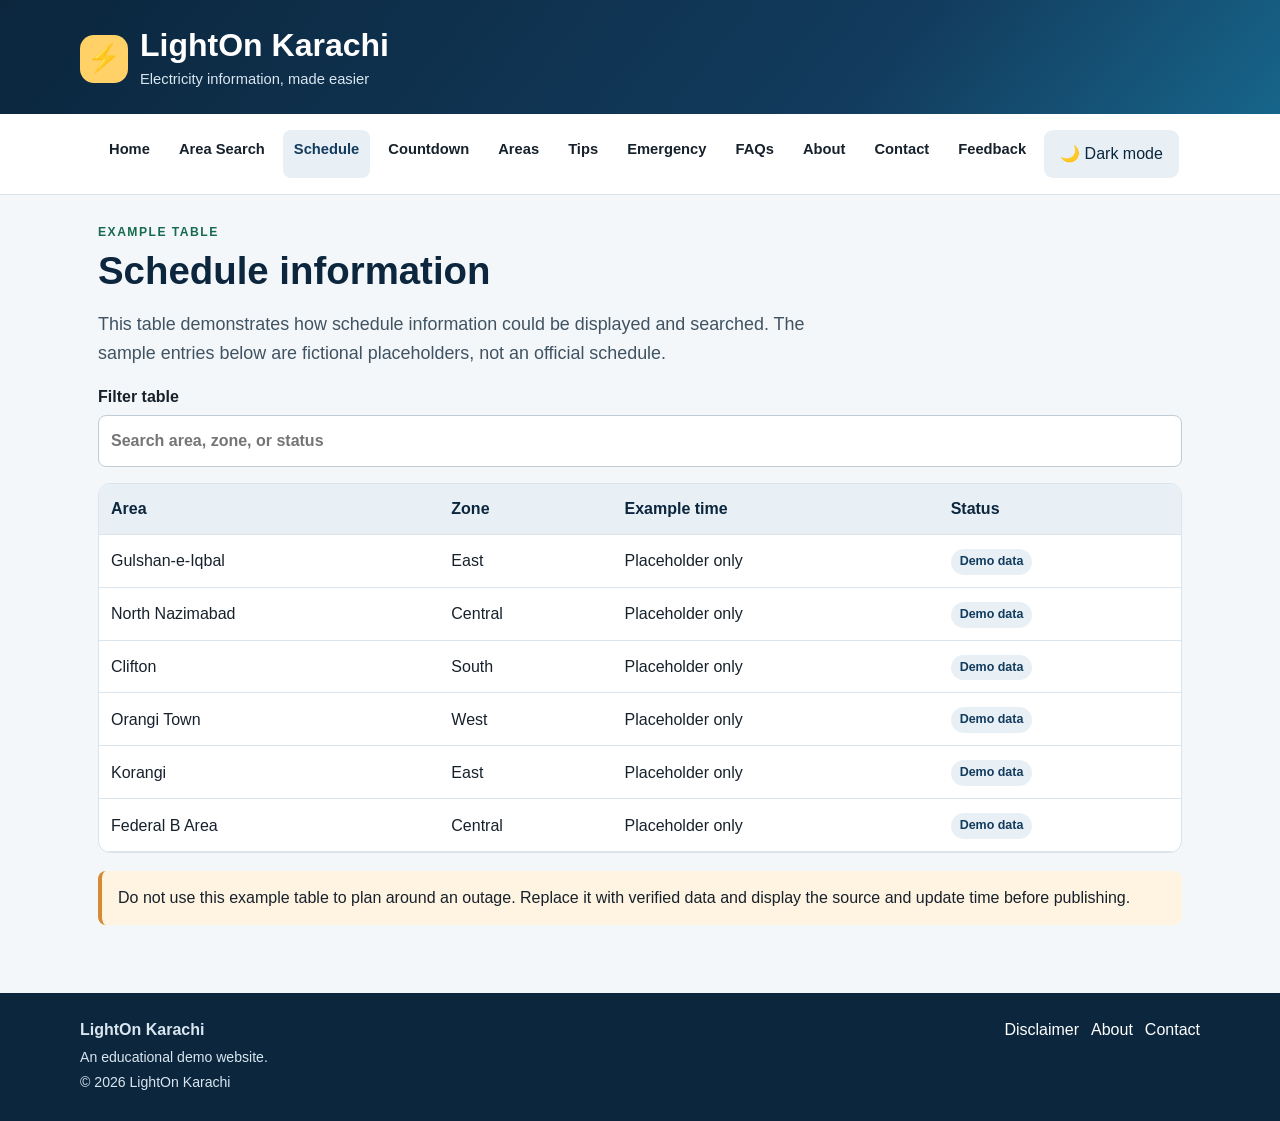
<file: schedule.html>
<!DOCTYPE html>
<html lang="en">
<head>
  <meta charset="UTF-8">
  <meta name="viewport" content="width=device-width, initial-scale=1.0">
  <meta name="description" content="LightOn Karachi provides sample electricity information and helpful resources.">
  <title>Schedule | LightOn Karachi</title>
  <link rel="stylesheet" href="styles.css">
</head>
<body>
  <header class="site-header">
    <div class="header-inner">
      <a class="brand" href="index.html">
        <span class="brand-mark" aria-hidden="true">⚡</span>
        <span><h1>LightOn Karachi</h1><p>Electricity information, made easier</p></span>
      </a>
    </div>
  </header>
  <div class="nav-wrap"><nav aria-label="Main navigation">
    <a href="index.html">Home</a>
<a href="area-search.html">Area Search</a>
<a href="schedule.html" aria-current="page">Schedule</a>
<a href="countdown.html">Countdown</a>
<a href="areas.html">Areas</a>
<a href="tips.html">Tips</a>
<a href="emergency.html">Emergency</a>
<a href="faqs.html">FAQs</a>
<a href="about.html">About</a>
<a href="contact.html">Contact</a>
<a href="feedback.html">Feedback</a>
    <button class="secondary" type="button" data-theme-toggle aria-pressed="false">🌙 Dark mode</button>
  </nav></div>
  <main>

<div class="eyebrow">Example table</div><h2>Schedule information</h2>
<p class="lead">This table demonstrates how schedule information could be displayed and searched. The sample entries below are fictional placeholders, not an official schedule.</p>
<label for="schedule-search">Filter table
  <input id="schedule-search" type="search" placeholder="Search area, zone, or status">
</label>
<div class="table-wrap" style="margin-top:16px">
<table id="schedule-table">
<thead><tr><th>Area</th><th>Zone</th><th>Example time</th><th>Status</th></tr></thead>
<tbody>
<tr><td>Gulshan-e-Iqbal</td><td>East</td><td>Placeholder only</td><td><span class="pill">Demo data</span></td></tr>
<tr><td>North Nazimabad</td><td>Central</td><td>Placeholder only</td><td><span class="pill">Demo data</span></td></tr>
<tr><td>Clifton</td><td>South</td><td>Placeholder only</td><td><span class="pill">Demo data</span></td></tr>
<tr><td>Orangi Town</td><td>West</td><td>Placeholder only</td><td><span class="pill">Demo data</span></td></tr>
<tr><td>Korangi</td><td>East</td><td>Placeholder only</td><td><span class="pill">Demo data</span></td></tr>
<tr><td>Federal B Area</td><td>Central</td><td>Placeholder only</td><td><span class="pill">Demo data</span></td></tr>
</tbody></table></div>
<div class="notice warning">Do not use this example table to plan around an outage. Replace it with verified data and display the source and update time before publishing.</div>

  </main>
  <footer>
    <div class="footer-inner">
      <div><strong>LightOn Karachi</strong><p class="small">An educational demo website.</p><p class="small">© <span data-current-year>2026</span> LightOn Karachi</p></div>
      <div class="footer-links"><a href="disclaimer.html">Disclaimer</a><a href="about.html">About</a><a href="contact.html">Contact</a></div>
    </div>
  </footer>
  <script src="app.js"></script>
</body>
</html>
</file>
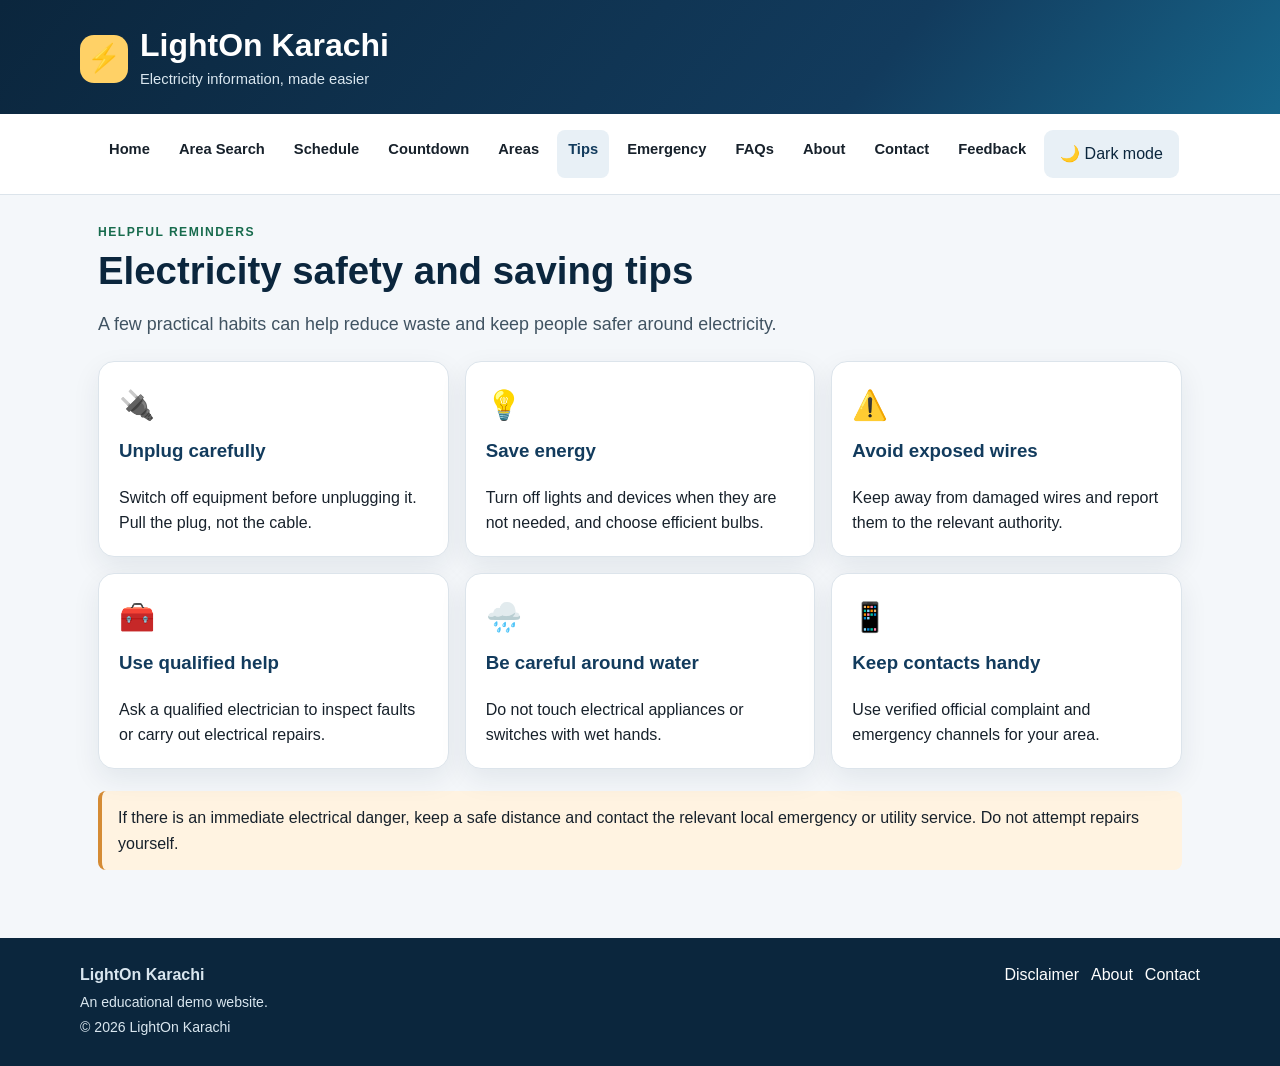
<file: tips.html>
<!DOCTYPE html>
<html lang="en">
<head>
  <meta charset="UTF-8">
  <meta name="viewport" content="width=device-width, initial-scale=1.0">
  <meta name="description" content="LightOn Karachi provides sample electricity information and helpful resources.">
  <title>Electricity Tips | LightOn Karachi</title>
  <link rel="stylesheet" href="styles.css">
</head>
<body>
  <header class="site-header">
    <div class="header-inner">
      <a class="brand" href="index.html">
        <span class="brand-mark" aria-hidden="true">⚡</span>
        <span><h1>LightOn Karachi</h1><p>Electricity information, made easier</p></span>
      </a>
    </div>
  </header>
  <div class="nav-wrap"><nav aria-label="Main navigation">
    <a href="index.html">Home</a>
<a href="area-search.html">Area Search</a>
<a href="schedule.html">Schedule</a>
<a href="countdown.html">Countdown</a>
<a href="areas.html">Areas</a>
<a href="tips.html" aria-current="page">Tips</a>
<a href="emergency.html">Emergency</a>
<a href="faqs.html">FAQs</a>
<a href="about.html">About</a>
<a href="contact.html">Contact</a>
<a href="feedback.html">Feedback</a>
    <button class="secondary" type="button" data-theme-toggle aria-pressed="false">🌙 Dark mode</button>
  </nav></div>
  <main>

<div class="eyebrow">Helpful reminders</div><h2>Electricity safety and saving tips</h2>
<p class="lead">A few practical habits can help reduce waste and keep people safer around electricity.</p>
<div class="grid">
  <article class="card"><div class="card-icon">🔌</div><h3>Unplug carefully</h3><p>Switch off equipment before unplugging it. Pull the plug, not the cable.</p></article>
  <article class="card"><div class="card-icon">💡</div><h3>Save energy</h3><p>Turn off lights and devices when they are not needed, and choose efficient bulbs.</p></article>
  <article class="card"><div class="card-icon">⚠️</div><h3>Avoid exposed wires</h3><p>Keep away from damaged wires and report them to the relevant authority.</p></article>
  <article class="card"><div class="card-icon">🧰</div><h3>Use qualified help</h3><p>Ask a qualified electrician to inspect faults or carry out electrical repairs.</p></article>
  <article class="card"><div class="card-icon">🌧️</div><h3>Be careful around water</h3><p>Do not touch electrical appliances or switches with wet hands.</p></article>
  <article class="card"><div class="card-icon">📱</div><h3>Keep contacts handy</h3><p>Use verified official complaint and emergency channels for your area.</p></article>
</div>
<div class="notice warning">If there is an immediate electrical danger, keep a safe distance and contact the relevant local emergency or utility service. Do not attempt repairs yourself.</div>

  </main>
  <footer>
    <div class="footer-inner">
      <div><strong>LightOn Karachi</strong><p class="small">An educational demo website.</p><p class="small">© <span data-current-year>2026</span> LightOn Karachi</p></div>
      <div class="footer-links"><a href="disclaimer.html">Disclaimer</a><a href="about.html">About</a><a href="contact.html">Contact</a></div>
    </div>
  </footer>
  <script src="app.js"></script>
</body>
</html>
</file>
<file: styles.css>
:root {
  --navy: #123b5d;
  --navy-deep: #0b263d;
  --gold: #ffd166;
  --paper: #f4f7fa;
  --white: #ffffff;
  --ink: #17212b;
  --muted: #647382;
  --line: #dce4eb;
  --success: #176b4d;
  --danger: #a53b3b;
  --shadow: 0 10px 28px rgba(14, 43, 66, .08);
}
* { box-sizing: border-box; }
html { scroll-behavior: smooth; }
body {
  margin: 0; font-family: Arial, Helvetica, sans-serif; line-height: 1.6;
  background: var(--paper); color: var(--ink);
}
a { color: var(--navy); }
header.site-header {
  color: var(--white);
  background: linear-gradient(130deg, var(--navy-deep), var(--navy) 68%, #17658a);
  padding: 26px 18px 22px;
}
.header-inner, nav, main, footer .footer-inner { max-width: 1120px; margin: 0 auto; }
.brand { display:flex; align-items:center; gap:12px; text-decoration:none; color:inherit; }
.brand-mark {
  width:48px; height:48px; border-radius:14px; display:grid; place-items:center;
  background:var(--gold); color:var(--navy-deep); font-size:27px; font-weight:800;
}
.brand h1 { margin:0; font-size:clamp(1.45rem, 3vw, 2rem); line-height:1.2; }
.brand p { margin:4px 0 0; color:#d9e6ef; font-size:.92rem; }
nav { display:flex; flex-wrap:wrap; gap:7px; padding:16px 18px; }
.nav-wrap { background:#fff; border-bottom:1px solid var(--line); }
nav a {
  text-decoration:none; color:var(--ink); padding:8px 11px; border-radius:8px;
  font-size:.92rem; font-weight:600;
}
nav a:hover, nav a[aria-current="page"] { background:#e8f0f6; color:var(--navy); }
main { padding:28px 18px 50px; min-height:58vh; }
.hero {
  background:linear-gradient(120deg, #e8f2f8, #fff8e6); border:1px solid var(--line);
  padding:clamp(24px, 5vw, 48px); border-radius:22px; box-shadow:var(--shadow);
}
.eyebrow { text-transform:uppercase; letter-spacing:.12em; font-size:.76rem; font-weight:800; color:var(--success); }
h2 { font-size:clamp(1.6rem, 3.5vw, 2.4rem); line-height:1.2; margin:.4rem 0 1rem; color:var(--navy-deep); }
h3 { color:var(--navy); margin-top:0; }
p { margin:.5rem 0 1rem; }
.lead { font-size:1.12rem; color:#405362; max-width:760px; }
.actions { display:flex; flex-wrap:wrap; gap:10px; margin-top:20px; }
.button, button {
  display:inline-flex; align-items:center; justify-content:center; gap:7px;
  border:0; border-radius:9px; padding:11px 16px; background:var(--navy);
  color:#fff; text-decoration:none; font-weight:700; cursor:pointer; font:inherit;
}
.button:hover, button:hover { filter:brightness(1.12); }
.button.secondary, button.secondary { background:#e8f0f6; color:var(--navy-deep); }
.button.gold { background:var(--gold); color:var(--navy-deep); }
.grid { display:grid; grid-template-columns:repeat(3, minmax(0, 1fr)); gap:16px; margin:22px 0; }
.grid.two { grid-template-columns:repeat(2, minmax(0, 1fr)); }
.card {
  background:#fff; border:1px solid var(--line); border-radius:16px; padding:20px;
  box-shadow:var(--shadow);
}
.card p:last-child { margin-bottom:0; }
.card-icon { font-size:1.8rem; margin-bottom:8px; }
.section-title { margin:32px 0 12px; font-size:1.45rem; }
.notice {
  border-left:4px solid var(--gold); background:#fff8e6; padding:14px 16px;
  border-radius:8px; margin:18px 0;
}
.notice.info { border-left-color:#4d8fb8; background:#edf6fb; }
.notice.warning { border-left-color:#d58b34; background:#fff3e1; }
.muted { color:var(--muted); }
.small { font-size:.88rem; }
form { display:grid; gap:14px; max-width:680px; }
label { display:grid; gap:6px; font-weight:700; }
input, select, textarea {
  width:100%; padding:12px; border:1px solid #bfcbd5; border-radius:8px;
  font:inherit; background:#fff; color:var(--ink);
}
input:focus, select:focus, textarea:focus { outline:3px solid #cce3f1; border-color:#4d8fb8; }
textarea { min-height:120px; resize:vertical; }
.form-row { display:grid; grid-template-columns:1fr 1fr; gap:14px; }
.result-list { display:grid; gap:10px; margin-top:16px; }
.result-item { background:#fff; border:1px solid var(--line); border-radius:10px; padding:14px; }
.result-item h3 { margin:0 0 4px; }
.pill { display:inline-block; padding:3px 9px; border-radius:999px; background:#e8f0f6; color:var(--navy); font-size:.78rem; font-weight:700; }
table { border-collapse:collapse; width:100%; background:#fff; border-radius:12px; overflow:hidden; }
th, td { text-align:left; padding:12px; border-bottom:1px solid var(--line); }
th { background:#e8f0f6; color:var(--navy-deep); }
.table-wrap { overflow-x:auto; border:1px solid var(--line); border-radius:12px; }
details { background:#fff; border:1px solid var(--line); padding:15px 17px; border-radius:10px; margin:10px 0; }
summary { font-weight:700; cursor:pointer; color:var(--navy); }
.countdown { display:flex; flex-wrap:wrap; gap:12px; margin:22px 0; }
.count-box { background:var(--navy-deep); color:#fff; border-radius:12px; padding:18px; min-width:92px; text-align:center; }
.count-box strong { display:block; font-size:2rem; line-height:1.2; }
.count-box span { font-size:.8rem; color:#d9e6ef; }
footer { background:#0b263d; color:#d9e6ef; padding:24px 18px; }
footer a { color:#fff; }
.footer-inner { display:flex; flex-wrap:wrap; justify-content:space-between; gap:18px; }
footer p { margin:3px 0; }
footer .footer-links { display:flex; flex-wrap:wrap; gap:12px; }
footer .footer-links a { text-decoration:none; }
footer .footer-links a:hover { text-decoration:underline; }
body.dark {
  --paper:#101820; --white:#17242f; --ink:#eaf0f4; --muted:#a9b9c5; --line:#31424f;
  --shadow:0 10px 28px rgba(0,0,0,.2);
}
body.dark .nav-wrap, body.dark .card, body.dark .result-item, body.dark table,
body.dark details, body.dark input, body.dark select, body.dark textarea { background:#17242f; color:var(--ink); }
body.dark nav a { color:var(--ink); }
body.dark nav a:hover, body.dark nav a[aria-current="page"] { background:#263d4d; }
body.dark .hero { background:linear-gradient(120deg,#1b3444,#2d2c24); }
body.dark h2, body.dark h3 { color:#b9d9ec; }
body.dark .lead { color:#c3d1da; }
body.dark th { background:#263d4d; color:#eaf0f4; }
body.dark .notice { background:#332e20; }
body.dark .notice.info { background:#1c303b; }
@media (max-width: 760px) {
  .grid, .grid.two { grid-template-columns:1fr; }
  .form-row { grid-template-columns:1fr; }
  nav { padding:12px; gap:4px; }
  nav a { padding:7px 8px; font-size:.86rem; }
  .footer-inner { display:block; }
}
</file>
